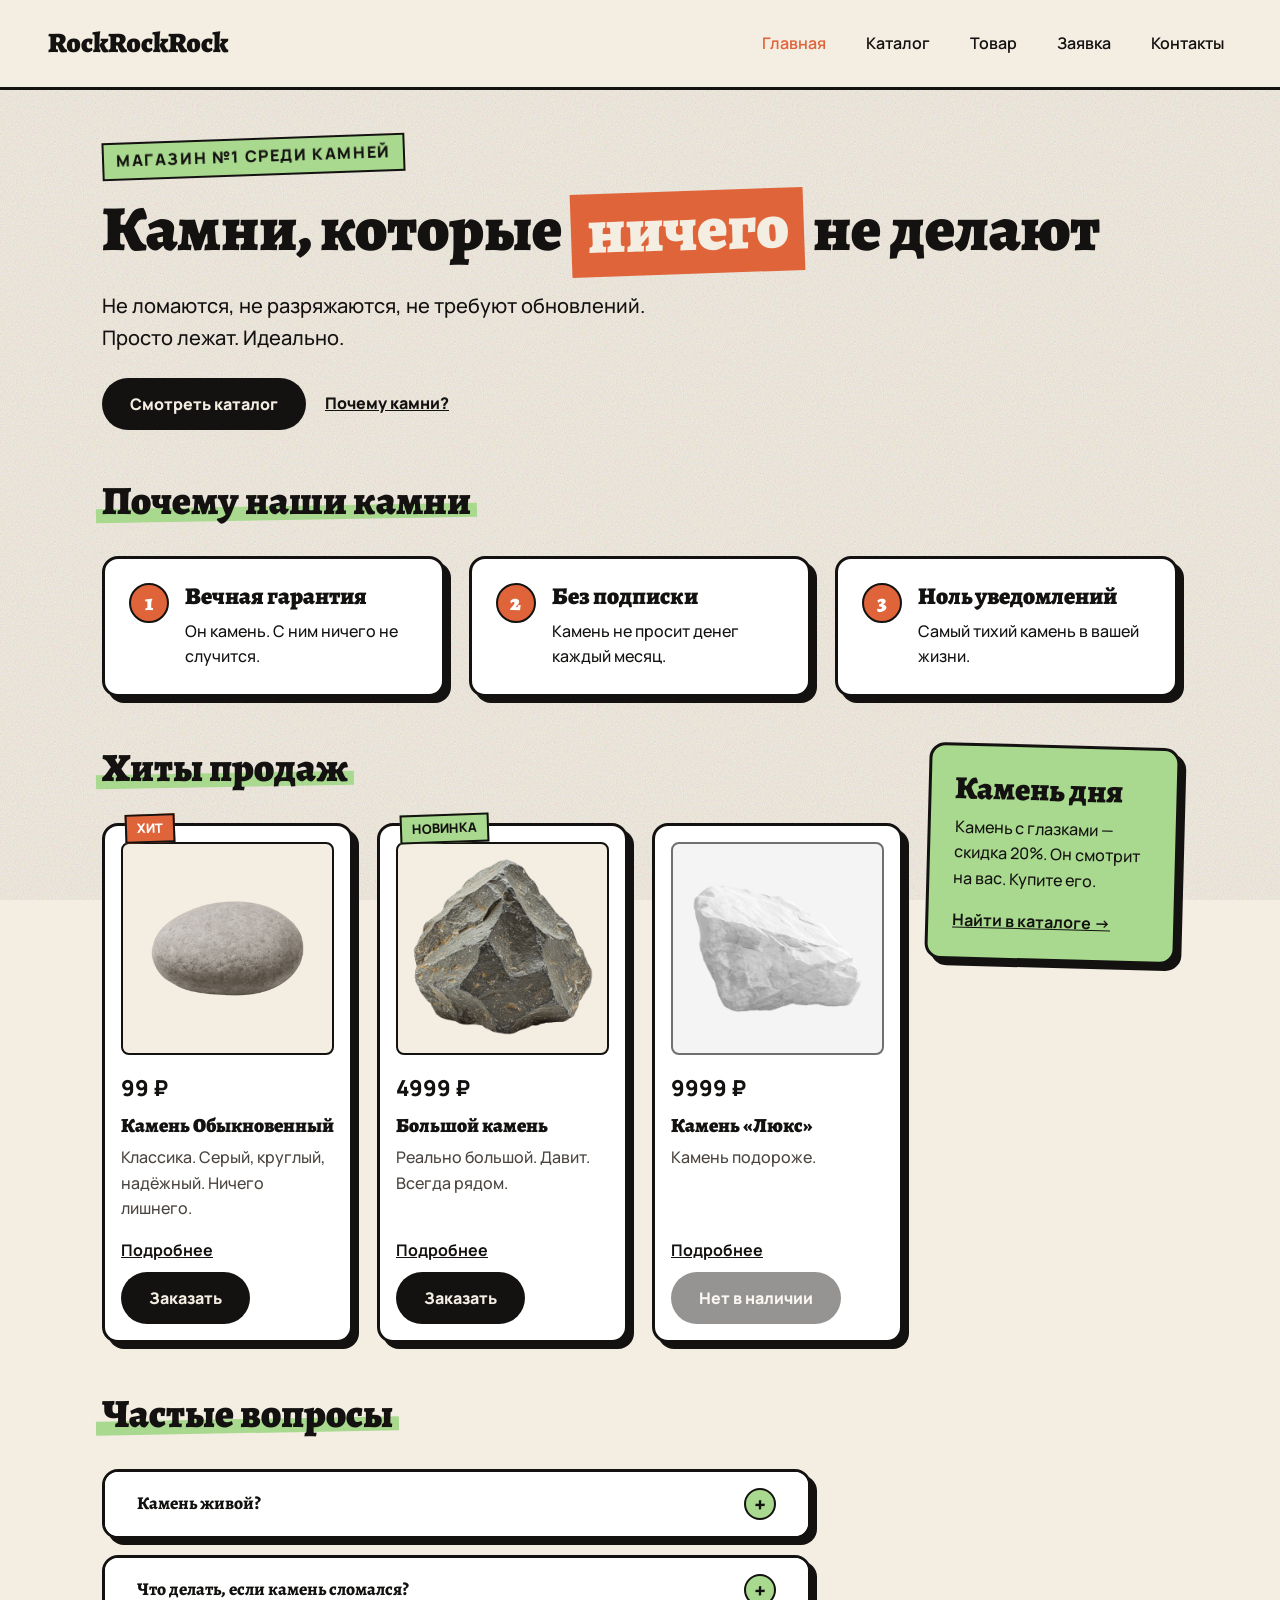
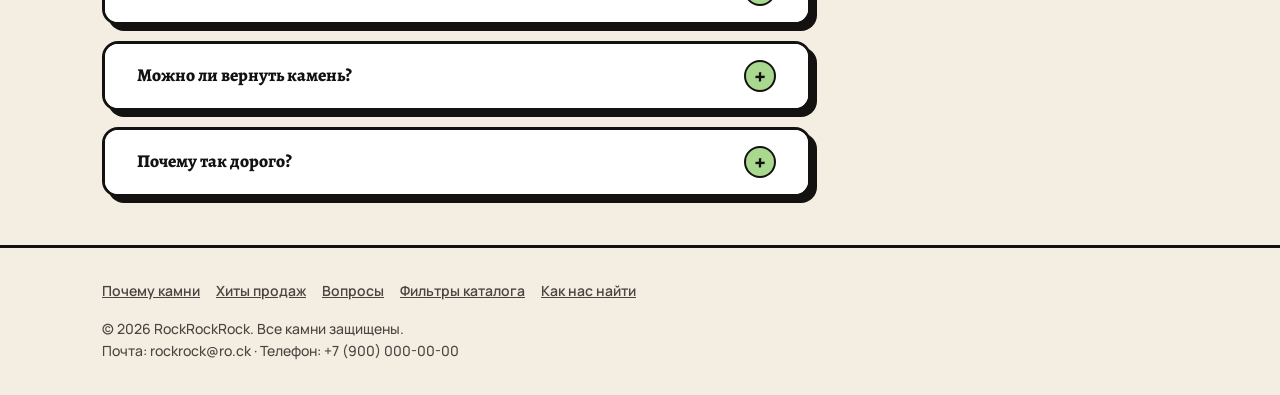
<file: index.html>
<!DOCTYPE html>
<html lang="ru">

<head>
    <meta charset="UTF-8">
    <meta name="viewport" content="width=device-width, initial-scale=1.0">
    <title>RockRockRock - камни, которые ничего не делают</title>
    <meta name="description"
        content="Интернет-магазин камней: офисные, подарочные и премиальные камни. Хиты продаж и доставка.">

    <link rel="preconnect" href="https://fonts.googleapis.com">
    <link rel="preconnect" href="https://fonts.gstatic.com" crossorigin>
    <link
        href="https://fonts.googleapis.com/css2?family=Alegreya:wght@700;900&family=Manrope:wght@400;500;600;800&display=swap"
        rel="stylesheet">

    <!-- Сначала Bootstrap, потом свой CSS!!!!!!!!!!-->
    <link rel="stylesheet" href="vendor/bootstrap/css/bootstrap.min.css">
    <link rel="stylesheet" href="css/custom.css">
</head>

<body>
    <!-- sticky-top — утилита Bootstrap: шапка прилипает к верху при прокрутке -->
    <header class="site-header sticky-top">
        <!-- navbar-expand-lg: от 992px меню в строку, уже — прячется под бургер -->
        <nav class="navbar navbar-expand-lg" aria-label="Основная навигация">
            <div class="container-fluid px-3 px-lg-5">
                <a class="navbar-brand" href="index.html">RockRockRock</a>

                <!-- Бургер: по клику JS Bootstrap показывает/прячет блок #mainNav -->
                <button class="navbar-toggler" type="button" data-bs-toggle="collapse" data-bs-target="#mainNav"
                    aria-controls="mainNav" aria-expanded="false" aria-label="Открыть меню">
                    <span class="navbar-toggler-icon"></span>
                </button>

                <div class="collapse navbar-collapse" id="mainNav">
                    <!-- ms-auto = margin-left: auto, прижимает меню вправо -->
                    <ul class="navbar-nav ms-auto gap-lg-4">
                        <li class="nav-item"><a class="nav-link active" aria-current="page" href="index.html">Главная</a></li>
                        <li class="nav-item"><a class="nav-link" href="catalog.html">Каталог</a></li>
                        <li class="nav-item"><a class="nav-link" href="product.html">Товар</a></li>
                        <li class="nav-item"><a class="nav-link" href="order.html">Заявка</a></li>
                        <li class="nav-item"><a class="nav-link" href="contacts.html">Контакты</a></li>
                    </ul>
                </div>
            </div>
        </nav>
    </header>

    <main class="container">

        <!-- ===== HERO ===== -->
        <section class="hero py-5">
            <p class="hero__label mb-0">Магазин №1 среди камней</p>
            <!-- display-3 — крупный заголовок Bootstrap, сам уменьшается на узких экранах -->
            <h1 class="display-3 my-3">Камни, которые <span class="hero__accent">ничего</span> не&nbsp;делают</h1>
            <p class="hero__text fs-5 mb-4">Не ломаются, не разряжаются, не требуют обновлений. Просто лежат. Идеально.</p>
            <a class="btn btn-primary" href="catalog.html">Смотреть каталог</a>
            <a class="hero__link ms-3" href="#advantages">Почему камни?</a>
        </section>

        <!-- ===== ПРЕИМУЩЕСТВА ===== -->
        <section class="mb-5" id="advantages">
            <h2 class="section-title">Почему наши камни</h2>
            <!-- row — строка сетки, g-4 — промежутки между колонками.
                 col-12 col-lg-4: до 992px каждая карточка на всю ширину, от 992px — три в ряд -->
            <ul class="advantages row g-4 list-unstyled">
                <li class="col-12 col-md-6 col-lg-4">
                    <div class="advantage h-100">
                        <h3 class="advantage__title">Вечная гарантия</h3>
                        <p class="mb-0">Он камень. С ним ничего не случится.</p>
                    </div>
                </li>
                <li class="col-12 col-md-6 col-lg-4">
                    <div class="advantage h-100">
                        <h3 class="advantage__title">Без подписки</h3>
                        <p class="mb-0">Камень не просит денег каждый месяц.</p>
                    </div>
                </li>
                <li class="col-12 col-md-6 col-lg-4">
                    <div class="advantage h-100">
                        <h3 class="advantage__title">Ноль уведомлений</h3>
                        <p class="mb-0">Самый тихий камень в вашей жизни.</p>
                    </div>
                </li>
            </ul>
        </section>

        <!-- ===== ХИТЫ + «КАМЕНЬ ДНЯ» =====
             Внешняя сетка: от 992px хиты занимают 9 из 12, «Камень дня» — 3 из 12 -->
        <div class="row g-4 align-items-start mb-5">
            <section class="col-12 col-lg-9" id="popular">
                <h2 class="section-title">Хиты продаж</h2>

                <!-- Вложенная сетка для карточек: 1 в ряд → 2 (от 576px) → 3 (от 1200px) -->
                <div class="row g-4">
                    <div class="col-12 col-sm-6 col-xl-4">
                        <!-- card — компонент Bootstrap, h-100 — карточки в ряду одной высоты -->
                        <article class="card product-card h-100 p-3">
                            <span class="badge badge--hit product-card__badge">Хит</span>
                            <img class="product-card__image" src="images/rock-1.webp" alt="Камень Обыкновенный"
                                width="300" height="300">
                            <div class="card-body d-flex flex-column p-0 pt-3">
                                <p class="product-card__price mb-0">99 ₽</p>
                                <h3 class="card-title fs-5 my-2">Камень Обыкновенный</h3>
                                <p class="card-text text-body-secondary">Классика. Серый, круглый, надёжный. Ничего лишнего.</p>
                                <!-- mt-auto прижимает кнопки к низу карточки -->
                                <div class="d-flex flex-wrap justify-content-between align-items-center gap-2 mt-auto">
                                    <a class="fw-bold" href="product.html">Подробнее</a>
                                    <!-- data-bs-toggle/target — открыть модалку #orderModal, data-product — какой товар -->
                                    <button class="btn btn-primary" type="button" data-bs-toggle="modal"
                                        data-bs-target="#orderModal" data-product="Камень Обыкновенный">Заказать</button>
                                </div>
                            </div>
                        </article>
                    </div>

                    <div class="col-12 col-sm-6 col-xl-4">
                        <article class="card product-card h-100 p-3">
                            <span class="badge badge--new product-card__badge">Новинка</span>
                            <img class="product-card__image" src="images/rock-2.webp" alt="Большой камень" width="300"
                                height="300">
                            <div class="card-body d-flex flex-column p-0 pt-3">
                                <p class="product-card__price mb-0">4999 ₽</p>
                                <h3 class="card-title fs-5 my-2">Большой камень</h3>
                                <p class="card-text text-body-secondary">Реально большой. Давит. Всегда рядом.</p>
                                <div class="d-flex flex-wrap justify-content-between align-items-center gap-2 mt-auto">
                                    <a class="fw-bold" href="product.html">Подробнее</a>
                                    <button class="btn btn-primary" type="button" data-bs-toggle="modal"
                                        data-bs-target="#orderModal" data-product="Большой камень">Заказать</button>
                                </div>
                            </div>
                        </article>
                    </div>

                    <div class="col-12 col-sm-6 col-xl-4">
                        <article class="card product-card product-card--soldout h-100 p-3">
                            <img class="product-card__image" src="images/rock-3.webp" alt="Камень «Люкс»" width="300"
                                height="300">
                            <div class="card-body d-flex flex-column p-0 pt-3">
                                <p class="product-card__price mb-0">9999 ₽</p>
                                <h3 class="card-title fs-5 my-2">Камень «Люкс»</h3>
                                <p class="card-text text-body-secondary">Камень подороже.</p>
                                <div class="d-flex flex-wrap justify-content-between align-items-center gap-2 mt-auto">
                                    <a class="fw-bold" href="product.html">Подробнее</a>
                                    <button class="btn btn-primary" type="button" disabled>Нет в наличии</button>
                                </div>
                            </div>
                        </article>
                    </div>
                </div>
            </section>

            <aside class="col-12 col-lg-3">
                <div class="promo p-4">
                    <h2 class="fs-2 mb-2">Камень дня</h2>
                    <p class="mb-0">Камень с глазками — скидка 20%. Он смотрит на вас. Купите его.</p>
                    <a class="d-inline-block fw-bold mt-3" href="catalog.html">Найти в каталоге →</a>
                </div>
            </aside>
        </div>

        <!-- ===== FAQ — компонент Accordion ===== -->
        <section class="mb-5" id="faq">
            <h2 class="section-title">Частые вопросы</h2>

            <div class="row">
                <div class="col-12 col-lg-8">
                    <!-- Без data-bs-parent: вопросы раскрываются независимо, как <details> в КР1 -->
                    <div class="accordion faq d-grid gap-3">
                        <div class="accordion-item">
                            <h3 class="accordion-header">
                                <button class="accordion-button collapsed" type="button" data-bs-toggle="collapse"
                                    data-bs-target="#faq-1" aria-expanded="false" aria-controls="faq-1">
                                    Камень живой?
                                </button>
                            </h3>
                            <div class="accordion-collapse collapse" id="faq-1">
                                <div class="accordion-body">Нет. Но он об этом не знает, поэтому не переживает.</div>
                            </div>
                        </div>

                        <div class="accordion-item">
                            <h3 class="accordion-header">
                                <button class="accordion-button collapsed" type="button" data-bs-toggle="collapse"
                                    data-bs-target="#faq-2" aria-expanded="false" aria-controls="faq-2">
                                    Что делать, если камень сломался?
                                </button>
                            </h3>
                            <div class="accordion-collapse collapse" id="faq-2">
                                <div class="accordion-body">Поздравляем: теперь у вас два камня.</div>
                            </div>
                        </div>

                        <div class="accordion-item">
                            <h3 class="accordion-header">
                                <button class="accordion-button collapsed" type="button" data-bs-toggle="collapse"
                                    data-bs-target="#faq-3" aria-expanded="false" aria-controls="faq-3">
                                    Можно ли вернуть камень?
                                </button>
                            </h3>
                            <div class="accordion-collapse collapse" id="faq-3">
                                <div class="accordion-body">Можно в течение 14 дней. Камень при этом не должен быть
                                    использован. Как вы его используете - не наше дело.</div>
                            </div>
                        </div>

                        <div class="accordion-item">
                            <h3 class="accordion-header">
                                <button class="accordion-button collapsed" type="button" data-bs-toggle="collapse"
                                    data-bs-target="#faq-4" aria-expanded="false" aria-controls="faq-4">
                                    Почему так дорого?
                                </button>
                            </h3>
                            <div class="accordion-collapse collapse" id="faq-4">
                                <div class="accordion-body">Каждый камень формировался миллионы лет. Считайте, что вы
                                    платите за выслугу.</div>
                            </div>
                        </div>
                    </div>
                </div>
            </div>
        </section>
    </main>

    <!-- ===== МОДАЛЬНОЕ ОКНО ЗАКАЗА — компонент Modal =====
         fade — плавное появление. Открывается кнопками с data-bs-target="#orderModal" -->
    <div class="modal fade" id="orderModal" tabindex="-1" aria-labelledby="orderModalTitle" aria-hidden="true">
        <div class="modal-dialog modal-dialog-centered modal-dialog-scrollable">
            <div class="modal-content">
                <div class="modal-header">
                    <h2 class="modal-title" id="orderModalTitle">Оформление заявки</h2>
                    <!-- data-bs-dismiss="modal" — Bootstrap закроет окно по клику -->
                    <button class="btn-close" type="button" data-bs-dismiss="modal" aria-label="Закрыть"></button>
                </div>

                <div class="modal-body">
                    <p>Товар: <strong id="order-product-name"></strong></p>

                    <!-- novalidate — отключаем стандартные пузыри браузера, ошибки покажет Bootstrap (.was-validated) -->
                    <form id="order-form" action="#" method="post" novalidate>
                        <input id="selected-product" name="product" type="hidden">

                        <div class="mb-3">
                            <label class="form-label" for="order-name">Имя</label>
                            <input class="form-control" id="order-name" name="name" type="text"
                                placeholder="Как вас зовут?" minlength="2" autocomplete="given-name" required>
                            <div class="invalid-feedback">Введите имя, минимум 2 буквы.</div>
                        </div>

                        <div class="mb-3">
                            <label class="form-label" for="order-email">E-mail</label>
                            <input class="form-control" id="order-email" name="email" type="email"
                                placeholder="example@mail.ru" autocomplete="email" required>
                            <div class="invalid-feedback">Введите корректный e-mail.</div>
                        </div>

                        <div class="mb-3">
                            <label class="form-label" for="order-phone">Телефон</label>
                            <!-- input-group — поле с «приставкой» +7 слева -->
                            <div class="input-group has-validation">
                                <span class="input-group-text">+7</span>
                                <input class="form-control" id="order-phone" name="phone" type="tel" inputmode="tel"
                                    placeholder="(900) 000-00-00" pattern="\(\d{3}\) \d{3}-\d{2}-\d{2}" required>
                                <div class="invalid-feedback">Формат: (900) 000-00-00</div>
                            </div>
                        </div>

                        <div class="mb-3">
                            <label class="form-label" for="order-date">Когда доставить камень</label>
                            <input class="form-control" id="order-date" name="date" type="date">
                        </div>

                        <div class="mb-3">
                            <label class="form-label" for="order-topic">Тема заявки</label>
                            <select class="form-select" id="order-topic" name="topic" required>
                                <option value="">Выберите тему</option>
                                <option value="product">Заказ камня</option>
                                <option value="consultation">Консультация по камням</option>
                                <option value="delivery">Доставка</option>
                            </select>
                            <div class="invalid-feedback">Выберите тему.</div>
                        </div>

                        <div class="mb-3">
                            <label class="form-label" for="order-comment">Комментарий</label>
                            <textarea class="form-control" id="order-comment" name="comment" rows="4"
                                placeholder="Пожелания к камню"></textarea>
                        </div>

                        <div class="form-check mb-4">
                            <input class="form-check-input" id="order-agreement" name="agreement" type="checkbox"
                                required>
                            <label class="form-check-label" for="order-agreement">Я согласен на обработку данных</label>
                            <div class="invalid-feedback">Без согласия не можем принять заявку.</div>
                        </div>

                        <div class="d-flex justify-content-end flex-wrap gap-2">
                            <button class="btn btn-outline-dark" type="button" data-bs-dismiss="modal">Закрыть</button>
                            <button class="btn btn-primary" type="submit">Отправить заявку</button>
                        </div>
                    </form>
                </div>
            </div>
        </div>
    </div>

    <!-- ===== УВЕДОМЛЕНИЕ ОБ ОТПРАВКЕ — компонент Toast =====
         position-fixed bottom-0 end-0 — прибит к правому нижнему углу -->
    <div class="toast-container position-fixed bottom-0 end-0 p-3">
        <div class="toast" id="success-toast" role="status" aria-live="polite" aria-atomic="true">
            <div class="d-flex">
                <div class="toast-body">Форма успешно отправлена! Камень уже собирается в путь.</div>
                <button class="btn-close me-2 m-auto" type="button" data-bs-dismiss="toast" aria-label="Закрыть"></button>
            </div>
        </div>
    </div>

    <footer class="site-footer" id="contacts">
        <div class="container">
            <nav class="mb-3" aria-label="Быстрые ссылки">
                <!-- d-flex flex-wrap gap-3: ссылки в строку с отступами, переносятся на узком экране -->
                <ul class="list-unstyled d-flex flex-wrap gap-3 mb-0">
                    <li><a href="index.html#advantages">Почему камни</a></li>
                    <li><a href="index.html#popular">Хиты продаж</a></li>
                    <li><a href="index.html#faq">Вопросы</a></li>
                    <li><a href="catalog.html#filters">Фильтры каталога</a></li>
                    <li><a href="contacts.html#address">Как нас найти</a></li>
                </ul>
            </nav>
            <p class="mb-0">© 2026 RockRockRock. Все камни защищены.</p>
            <p class="mb-0">Почта: rockrock@ro.ck · Телефон: +7 (900) 000-00-00</p>
        </div>
    </footer>

    <!-- bundle = Bootstrap JS + Popper (нужен для выпадашек и подсказок).
         В конце body, чтобы HTML уже был загружен, когда скрипт начнёт работать -->
    <script src="vendor/bootstrap/js/bootstrap.bundle.min.js"></script>
    <!-- свой JS — после Bootstrap, потому что использует его объекты (bootstrap.Modal, bootstrap.Toast) -->
    <script src="js/main.js"></script>
</body>

</html>
</file>
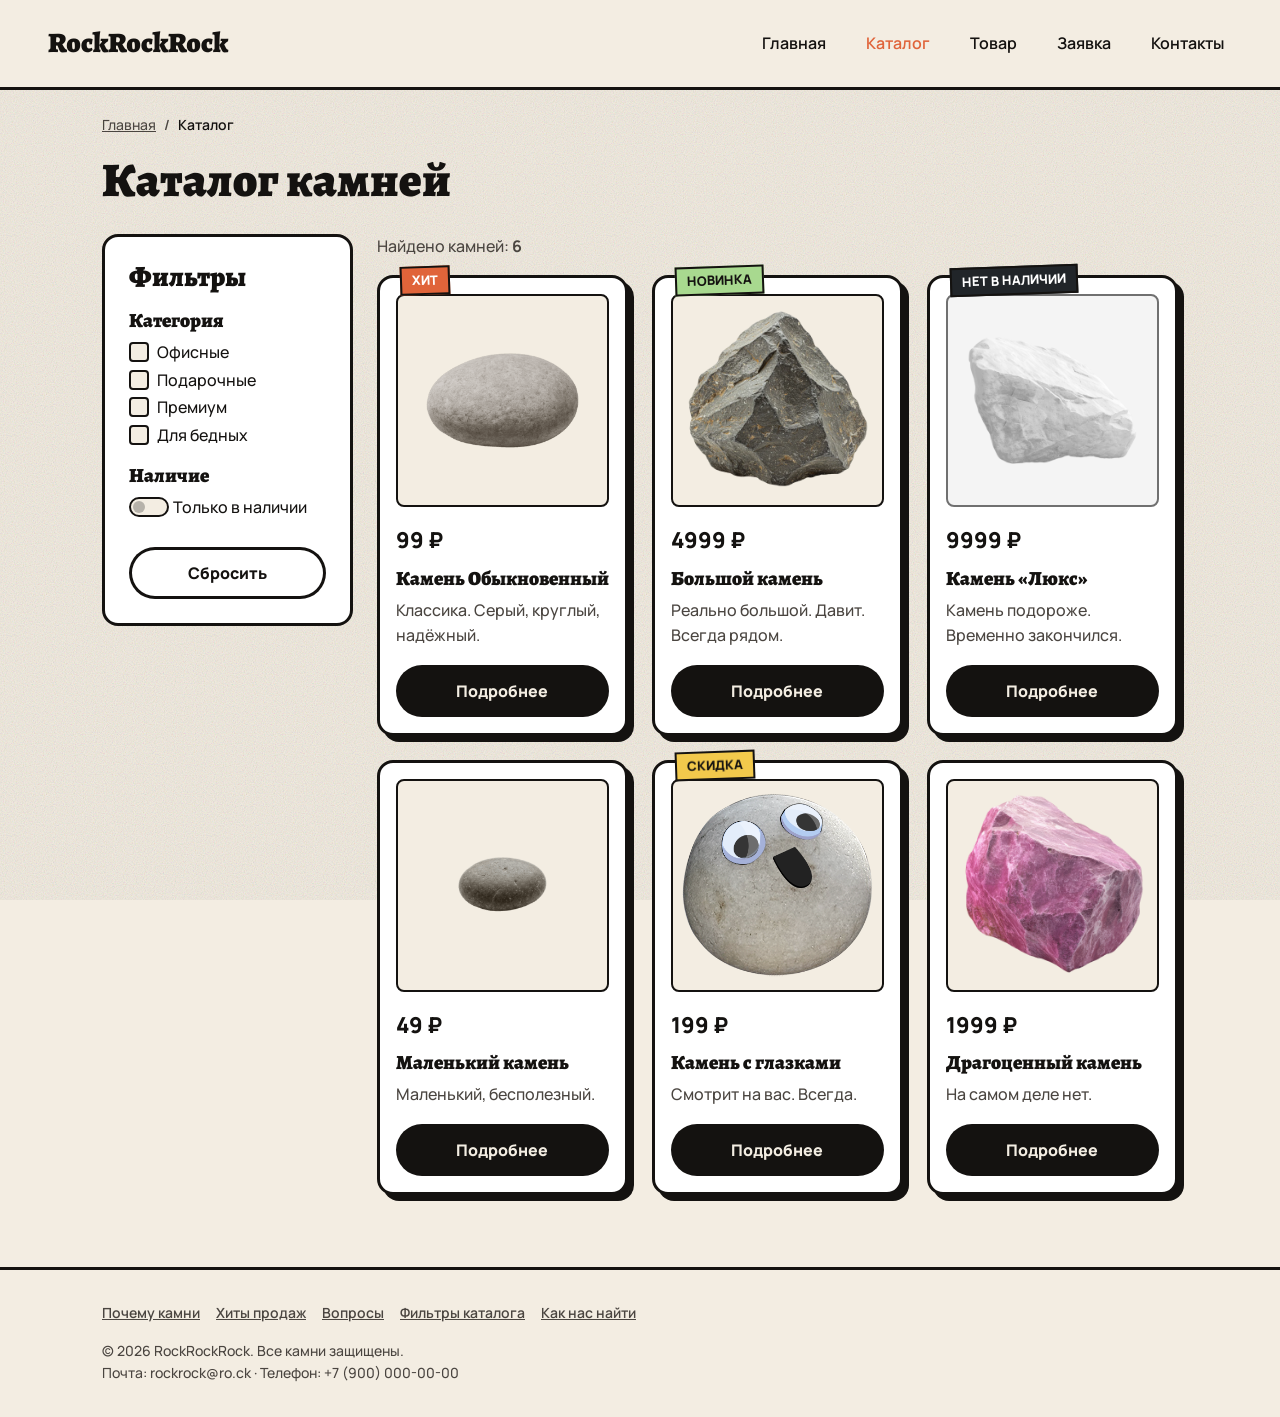
<file: catalog.html>
<!DOCTYPE html>
<html lang="ru">

<head>
    <meta charset="UTF-8">
    <meta name="viewport" content="width=device-width, initial-scale=1.0">
    <title>Каталог камней — RockRockRock</title>
    <meta name="description" content="Каталог камней: офисные, подарочные, премиальные и для бедных. Фильтры по категории и наличию.">

    <link rel="preconnect" href="https://fonts.googleapis.com">
    <link rel="preconnect" href="https://fonts.gstatic.com" crossorigin>
    <link
        href="https://fonts.googleapis.com/css2?family=Alegreya:wght@700;900&family=Manrope:wght@400;500;600;800&display=swap"
        rel="stylesheet">

    <link rel="stylesheet" href="vendor/bootstrap/css/bootstrap.min.css">
    <link rel="stylesheet" href="css/custom.css">
</head>

<body>
    <header class="site-header sticky-top">
        <nav class="navbar navbar-expand-lg" aria-label="Основная навигация">
            <div class="container-fluid px-3 px-lg-5">
                <a class="navbar-brand" href="index.html">RockRockRock</a>

                <button class="navbar-toggler" type="button" data-bs-toggle="collapse" data-bs-target="#mainNav"
                    aria-controls="mainNav" aria-expanded="false" aria-label="Открыть меню">
                    <span class="navbar-toggler-icon"></span>
                </button>

                <div class="collapse navbar-collapse" id="mainNav">
                    <ul class="navbar-nav ms-auto gap-lg-4">
                        <li class="nav-item"><a class="nav-link" href="index.html">Главная</a></li>
                        <li class="nav-item"><a class="nav-link active" aria-current="page" href="catalog.html">Каталог</a></li>
                        <li class="nav-item"><a class="nav-link" href="product.html">Товар</a></li>
                        <li class="nav-item"><a class="nav-link" href="order.html">Заявка</a></li>
                        <li class="nav-item"><a class="nav-link" href="contacts.html">Контакты</a></li>
                    </ul>
                </div>
            </div>
        </nav>
    </header>

    <main class="container py-4">
        <!-- Breadcrumb — компонент Bootstrap, разделитель «/» он ставит сам -->
        <nav aria-label="Хлебные крошки">
            <ol class="breadcrumb">
                <li class="breadcrumb-item"><a href="index.html">Главная</a></li>
                <li class="breadcrumb-item active" aria-current="page">Каталог</li>
            </ol>
        </nav>

        <h1 class="display-5 mb-4">Каталог камней</h1>

        <!-- Сетка: от 992px фильтры слева 3 из 12, товары справа 9 из 12; уже — фильтры над товарами -->
        <div class="row g-4 align-items-start mb-5">

            <!-- ===== ФИЛЬТРЫ ===== -->
            <aside class="col-12 col-lg-3 filters-col" id="filters">
                <!-- Кнопка видна только на телефоне/планшете (d-lg-none) и сворачивает фильтры -->
                <button class="btn btn-outline-dark w-100 d-lg-none mb-3" type="button" data-bs-toggle="collapse"
                    data-bs-target="#filtersBody" aria-expanded="false" aria-controls="filtersBody">
                    Показать фильтры
                </button>

                <!-- collapse — спрятано, d-lg-block — но от 992px всегда показано -->
                <div class="collapse d-lg-block" id="filtersBody">
                    <form class="filters p-4" id="filters-form">
                        <h2 class="fs-3 mb-3">Фильтры</h2>

                        <h3 class="fs-5 mb-2">Категория</h3>
                        <div class="form-check">
                            <input class="form-check-input" id="cat-office" type="checkbox" name="category" value="office">
                            <label class="form-check-label" for="cat-office">Офисные</label>
                        </div>
                        <div class="form-check">
                            <input class="form-check-input" id="cat-gift" type="checkbox" name="category" value="gift">
                            <label class="form-check-label" for="cat-gift">Подарочные</label>
                        </div>
                        <div class="form-check">
                            <input class="form-check-input" id="cat-premium" type="checkbox" name="category" value="premium">
                            <label class="form-check-label" for="cat-premium">Премиум</label>
                        </div>
                        <div class="form-check">
                            <input class="form-check-input" id="cat-budget" type="checkbox" name="category" value="budget">
                            <label class="form-check-label" for="cat-budget">Для бедных</label>
                        </div>

                        <h3 class="fs-5 mt-3 mb-2">Наличие</h3>
                        <!-- form-switch — тот же чекбокс, но в виде переключателя -->
                        <div class="form-check form-switch">
                            <input class="form-check-input" id="in-stock" type="checkbox" name="stock" value="yes" role="switch">
                            <label class="form-check-label" for="in-stock">Только в наличии</label>
                        </div>

                        <button class="btn btn-outline-dark w-100 mt-4" type="reset">Сбросить</button>
                    </form>
                </div>
            </aside>

            <!-- ===== ТОВАРЫ ===== -->
            <section class="col-12 col-lg-9" aria-label="Список товаров">
                <p class="text-body-secondary mb-3">Найдено камней: <strong id="products-count">6</strong></p>

                <!-- Alert — компонент Bootstrap. d-none — спрятан, JS покажет, если ничего не нашлось -->
                <div class="alert alert-warning d-none" id="products-empty" role="status">
                    Таких камней нет. Попробуйте убрать часть фильтров.
                </div>

                <!-- Карточки: 1 в ряд → 2 (от 576px) → 3 (от 1200px).
                     data-category и data-stock — метки для фильтра в JS -->
                <div class="row g-4">
                    <div class="col-12 col-sm-6 col-xl-4" data-category="office budget" data-stock="yes">
                        <article class="card product-card h-100 p-3">
                            <span class="badge badge--hit product-card__badge">Хит</span>
                            <img class="product-card__image" src="images/rock-1.webp" alt="Камень Обыкновенный"
                                width="300" height="300">
                            <div class="card-body d-flex flex-column p-0 pt-3">
                                <p class="product-card__price mb-0">99 ₽</p>
                                <h3 class="card-title fs-5 my-2">Камень Обыкновенный</h3>
                                <p class="card-text text-body-secondary">Классика. Серый, круглый, надёжный.</p>
                                <a class="btn btn-primary mt-auto" href="product.html">Подробнее</a>
                            </div>
                        </article>
                    </div>

                    <div class="col-12 col-sm-6 col-xl-4" data-category="office" data-stock="yes">
                        <article class="card product-card h-100 p-3">
                            <span class="badge badge--new product-card__badge">Новинка</span>
                            <img class="product-card__image" src="images/rock-2.webp" alt="Большой камень" width="300"
                                height="300">
                            <div class="card-body d-flex flex-column p-0 pt-3">
                                <p class="product-card__price mb-0">4999 ₽</p>
                                <h3 class="card-title fs-5 my-2">Большой камень</h3>
                                <p class="card-text text-body-secondary">Реально большой. Давит. Всегда рядом.</p>
                                <a class="btn btn-primary mt-auto" href="product.html">Подробнее</a>
                            </div>
                        </article>
                    </div>

                    <div class="col-12 col-sm-6 col-xl-4" data-category="premium gift" data-stock="no">
                        <article class="card product-card product-card--soldout h-100 p-3">
                            <span class="badge bg-dark text-white product-card__badge">Нет в наличии</span>
                            <img class="product-card__image" src="images/rock-3.webp" alt="Камень «Люкс»" width="300"
                                height="300">
                            <div class="card-body d-flex flex-column p-0 pt-3">
                                <p class="product-card__price mb-0">9999 ₽</p>
                                <h3 class="card-title fs-5 my-2">Камень «Люкс»</h3>
                                <p class="card-text text-body-secondary">Камень подороже. Временно закончился.</p>
                                <a class="btn btn-primary mt-auto" href="product.html">Подробнее</a>
                            </div>
                        </article>
                    </div>

                    <div class="col-12 col-sm-6 col-xl-4" data-category="budget" data-stock="yes">
                        <article class="card product-card h-100 p-3">
                            <img class="product-card__image" src="images/rock-4.webp" alt="Маленький камень" width="300"
                                height="300">
                            <div class="card-body d-flex flex-column p-0 pt-3">
                                <p class="product-card__price mb-0">49 ₽</p>
                                <h3 class="card-title fs-5 my-2">Маленький камень</h3>
                                <p class="card-text text-body-secondary">Маленький, бесполезный.</p>
                                <a class="btn btn-primary mt-auto" href="product.html">Подробнее</a>
                            </div>
                        </article>
                    </div>

                    <div class="col-12 col-sm-6 col-xl-4" data-category="gift" data-stock="yes">
                        <article class="card product-card h-100 p-3">
                            <span class="badge badge--sale product-card__badge">Скидка</span>
                            <img class="product-card__image" src="images/rock-5.webp" alt="Камень с глазками" width="300"
                                height="300">
                            <div class="card-body d-flex flex-column p-0 pt-3">
                                <p class="product-card__price mb-0">199 ₽</p>
                                <h3 class="card-title fs-5 my-2">Камень с глазками</h3>
                                <p class="card-text text-body-secondary">Смотрит на вас. Всегда.</p>
                                <a class="btn btn-primary mt-auto" href="product.html">Подробнее</a>
                            </div>
                        </article>
                    </div>

                    <div class="col-12 col-sm-6 col-xl-4" data-category="premium gift" data-stock="yes">
                        <article class="card product-card h-100 p-3">
                            <img class="product-card__image" src="images/rock-6.webp" alt="Драгоценный камень"
                                width="300" height="300">
                            <div class="card-body d-flex flex-column p-0 pt-3">
                                <p class="product-card__price mb-0">1999 ₽</p>
                                <h3 class="card-title fs-5 my-2">Драгоценный камень</h3>
                                <p class="card-text text-body-secondary">На самом деле нет.</p>
                                <a class="btn btn-primary mt-auto" href="product.html">Подробнее</a>
                            </div>
                        </article>
                    </div>
                </div>
            </section>
        </div>
    </main>

    <footer class="site-footer">
        <div class="container">
            <nav class="mb-3" aria-label="Быстрые ссылки">
                <ul class="list-unstyled d-flex flex-wrap gap-3 mb-0">
                    <li><a href="index.html#advantages">Почему камни</a></li>
                    <li><a href="index.html#popular">Хиты продаж</a></li>
                    <li><a href="index.html#faq">Вопросы</a></li>
                    <li><a href="catalog.html#filters">Фильтры каталога</a></li>
                    <li><a href="contacts.html#address">Как нас найти</a></li>
                </ul>
            </nav>
            <p class="mb-0">© 2026 RockRockRock. Все камни защищены.</p>
            <p class="mb-0">Почта: rockrock@ro.ck · Телефон: +7 (900) 000-00-00</p>
        </div>
    </footer>

    <script src="vendor/bootstrap/js/bootstrap.bundle.min.js"></script>
    <script src="js/main.js"></script>
</body>

</html>
</file>
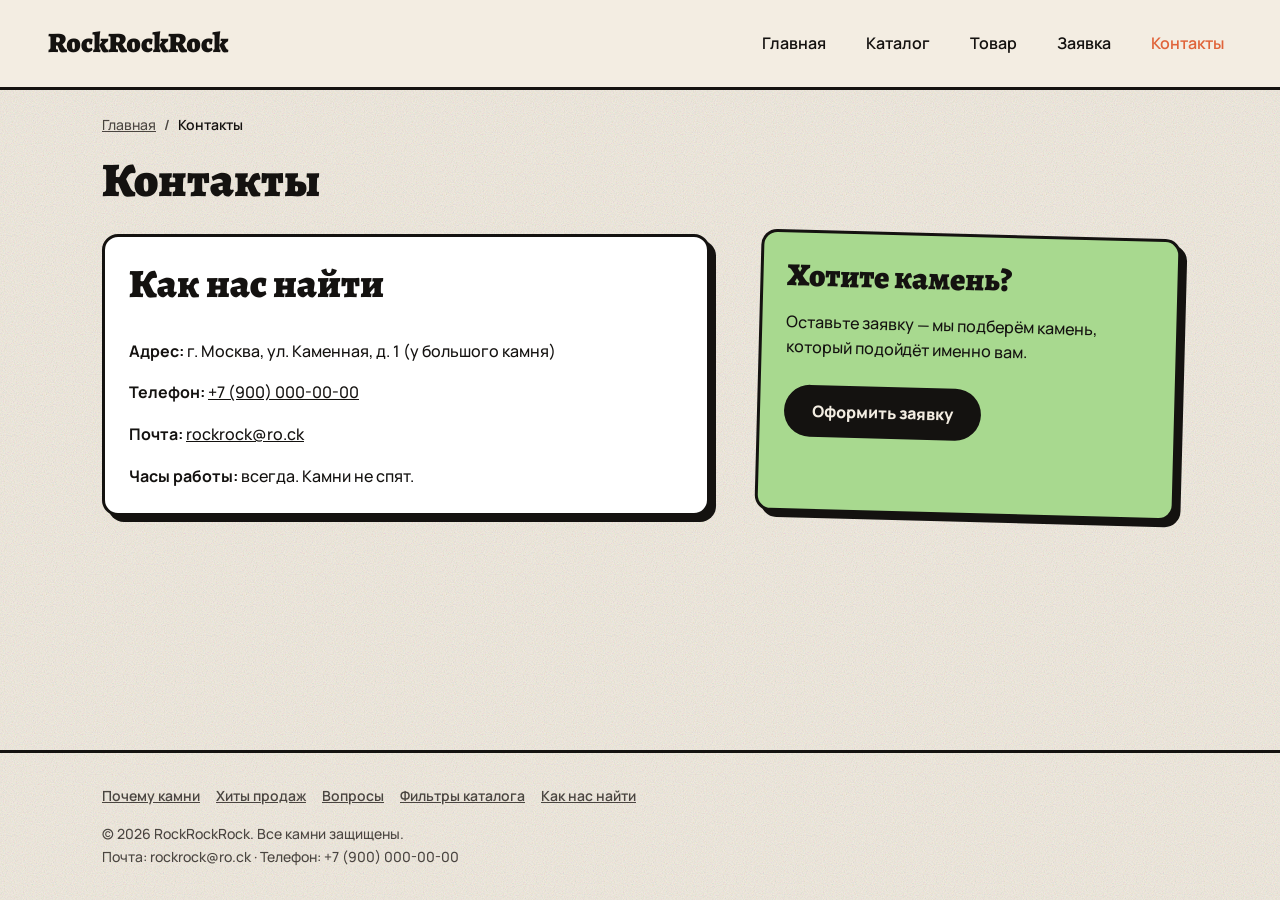
<file: contacts.html>
<!DOCTYPE html>
<html lang="ru">

<head>
    <meta charset="UTF-8">
    <meta name="viewport" content="width=device-width, initial-scale=1.0">
    <title>Контакты — RockRockRock</title>
    <meta name="description" content="Контакты магазина камней RockRockRock: адрес, телефон, почта и часы работы.">

    <link rel="preconnect" href="https://fonts.googleapis.com">
    <link rel="preconnect" href="https://fonts.gstatic.com" crossorigin>
    <link
        href="https://fonts.googleapis.com/css2?family=Alegreya:wght@700;900&family=Manrope:wght@400;500;600;800&display=swap"
        rel="stylesheet">

    <link rel="stylesheet" href="vendor/bootstrap/css/bootstrap.min.css">
    <link rel="stylesheet" href="css/custom.css">
</head>

<body>
    <header class="site-header sticky-top">
        <nav class="navbar navbar-expand-lg" aria-label="Основная навигация">
            <div class="container-fluid px-3 px-lg-5">
                <a class="navbar-brand" href="index.html">RockRockRock</a>

                <button class="navbar-toggler" type="button" data-bs-toggle="collapse" data-bs-target="#mainNav"
                    aria-controls="mainNav" aria-expanded="false" aria-label="Открыть меню">
                    <span class="navbar-toggler-icon"></span>
                </button>

                <div class="collapse navbar-collapse" id="mainNav">
                    <ul class="navbar-nav ms-auto gap-lg-4">
                        <li class="nav-item"><a class="nav-link" href="index.html">Главная</a></li>
                        <li class="nav-item"><a class="nav-link" href="catalog.html">Каталог</a></li>
                        <li class="nav-item"><a class="nav-link" href="product.html">Товар</a></li>
                        <li class="nav-item"><a class="nav-link" href="order.html">Заявка</a></li>
                        <li class="nav-item"><a class="nav-link active" aria-current="page" href="contacts.html">Контакты</a></li>
                    </ul>
                </div>
            </div>
        </nav>
    </header>

    <main class="container py-4">
        <nav aria-label="Хлебные крошки">
            <ol class="breadcrumb">
                <li class="breadcrumb-item"><a href="index.html">Главная</a></li>
                <li class="breadcrumb-item active" aria-current="page">Контакты</li>
            </ol>
        </nav>

        <h1 class="display-5 mb-4">Контакты</h1>

        <!-- Сетка: от 992px адрес 7 из 12, призыв к заявке 5 из 12.
             align-items-stretch (по умолчанию) + h-100 внутри — обе карточки одной высоты -->
        <div class="row g-5 mb-5">
            <section class="col-12 col-lg-7" id="address">
                <div class="paper-card h-100 p-4">
                    <h2 class="section-title">Как нас найти</h2>
                    <address class="mb-0">
                        <p><b>Адрес:</b> г. Москва, ул. Каменная, д. 1 (у большого камня)</p>
                        <p><b>Телефон:</b> <a href="tel:+79000000000">+7 (900) 000-00-00</a></p>
                        <p><b>Почта:</b> <a href="mailto:rockrock@ro.ck">rockrock@ro.ck</a></p>
                        <p class="mb-0"><b>Часы работы:</b> всегда. Камни не спят.</p>
                    </address>
                </div>
            </section>

            <section class="col-12 col-lg-5">
                <div class="promo h-100 p-4">
                    <h2 class="fs-2 mb-3">Хотите камень?</h2>
                    <p class="mb-4">Оставьте заявку — мы подберём камень, который подойдёт именно вам.</p>
                    <a class="btn btn-primary" href="order.html">Оформить заявку</a>
                </div>
            </section>
        </div>
    </main>

    <footer class="site-footer">
        <div class="container">
            <nav class="mb-3" aria-label="Быстрые ссылки">
                <ul class="list-unstyled d-flex flex-wrap gap-3 mb-0">
                    <li><a href="index.html#advantages">Почему камни</a></li>
                    <li><a href="index.html#popular">Хиты продаж</a></li>
                    <li><a href="index.html#faq">Вопросы</a></li>
                    <li><a href="catalog.html#filters">Фильтры каталога</a></li>
                    <li><a href="contacts.html#address">Как нас найти</a></li>
                </ul>
            </nav>
            <p class="mb-0">© 2026 RockRockRock. Все камни защищены.</p>
            <p class="mb-0">Почта: rockrock@ro.ck · Телефон: +7 (900) 000-00-00</p>
        </div>
    </footer>

    <script src="vendor/bootstrap/js/bootstrap.bundle.min.js"></script>
    <script src="js/main.js"></script>
</body>

</html>
</file>
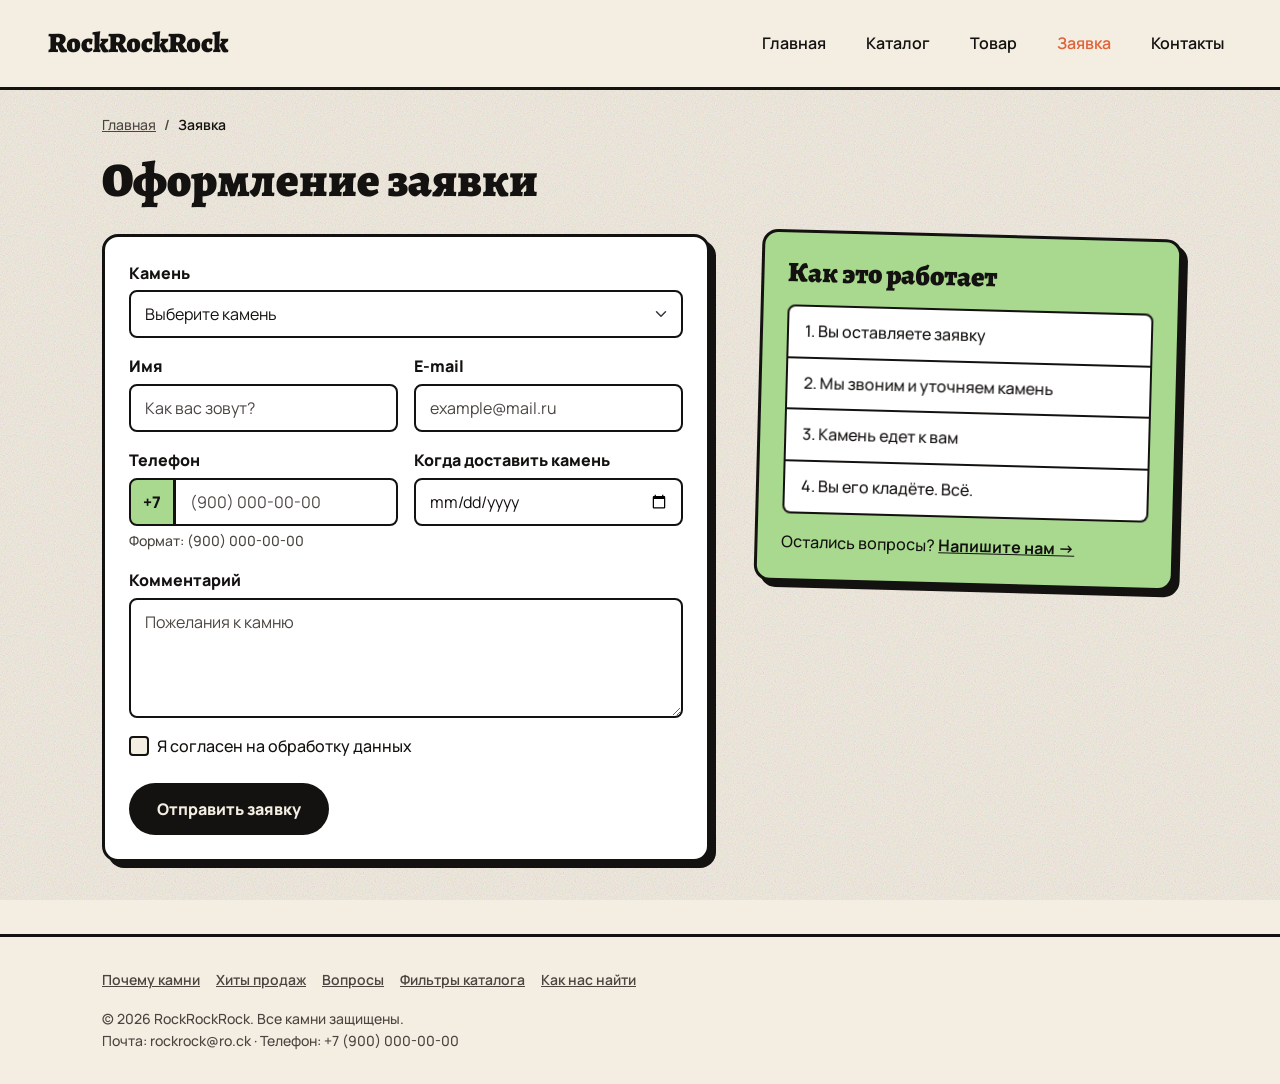
<file: order.html>
<!DOCTYPE html>
<html lang="ru">

<head>
    <meta charset="UTF-8">
    <meta name="viewport" content="width=device-width, initial-scale=1.0">
    <title>Оформление заявки — RockRockRock</title>
    <meta name="description" content="Оформите заявку на камень: выберите камень, оставьте контакты, и мы доставим.">

    <link rel="preconnect" href="https://fonts.googleapis.com">
    <link rel="preconnect" href="https://fonts.gstatic.com" crossorigin>
    <link
        href="https://fonts.googleapis.com/css2?family=Alegreya:wght@700;900&family=Manrope:wght@400;500;600;800&display=swap"
        rel="stylesheet">

    <link rel="stylesheet" href="vendor/bootstrap/css/bootstrap.min.css">
    <link rel="stylesheet" href="css/custom.css">
</head>

<body>
    <header class="site-header sticky-top">
        <nav class="navbar navbar-expand-lg" aria-label="Основная навигация">
            <div class="container-fluid px-3 px-lg-5">
                <a class="navbar-brand" href="index.html">RockRockRock</a>

                <button class="navbar-toggler" type="button" data-bs-toggle="collapse" data-bs-target="#mainNav"
                    aria-controls="mainNav" aria-expanded="false" aria-label="Открыть меню">
                    <span class="navbar-toggler-icon"></span>
                </button>

                <div class="collapse navbar-collapse" id="mainNav">
                    <ul class="navbar-nav ms-auto gap-lg-4">
                        <li class="nav-item"><a class="nav-link" href="index.html">Главная</a></li>
                        <li class="nav-item"><a class="nav-link" href="catalog.html">Каталог</a></li>
                        <li class="nav-item"><a class="nav-link" href="product.html">Товар</a></li>
                        <li class="nav-item"><a class="nav-link active" aria-current="page" href="order.html">Заявка</a></li>
                        <li class="nav-item"><a class="nav-link" href="contacts.html">Контакты</a></li>
                    </ul>
                </div>
            </div>
        </nav>
    </header>

    <main class="container py-4">
        <nav aria-label="Хлебные крошки">
            <ol class="breadcrumb">
                <li class="breadcrumb-item"><a href="index.html">Главная</a></li>
                <li class="breadcrumb-item active" aria-current="page">Заявка</li>
            </ol>
        </nav>

        <h1 class="display-5 mb-4">Оформление заявки</h1>

        <!-- Сетка: от 992px форма 7 из 12, подсказка справа 5 из 12 -->
        <div class="row g-5 mb-5">
            <section class="col-12 col-lg-7">
                <!-- Alert — компонент Bootstrap. d-none — спрятан, JS покажет после отправки.
                     alert-dismissible + btn-close с data-bs-dismiss="alert" — можно закрыть крестиком -->
                <div class="alert alert-success alert-dismissible d-none" id="order-success" role="status">
                    Заявка отправлена! Камень уже собирается в путь.
                    <button class="btn-close" type="button" aria-label="Закрыть"></button>
                </div>

                <!-- novalidate — ошибки покажет Bootstrap (.was-validated), а не стандартные пузыри браузера -->
                <form class="paper-card p-4" id="order-form" action="#" method="post" novalidate>
                    <div class="mb-3">
                        <label class="form-label" for="order-product">Камень</label>
                        <!-- form-select — выпадающий список в стиле Bootstrap -->
                        <select class="form-select" id="order-product" name="product" required>
                            <option value="">Выберите камень</option>
                            <option value="ordinary">Камень Обыкновенный — 99 ₽</option>
                            <option value="big">Большой камень — 4999 ₽</option>
                            <option value="lux" disabled>Камень «Люкс» — нет в наличии</option>
                            <option value="small">Маленький камень — 49 ₽</option>
                            <option value="eyes">Камень с глазками — 199 ₽</option>
                            <option value="precious">Драгоценный камень — 1999 ₽</option>
                        </select>
                        <div class="invalid-feedback">Выберите камень.</div>
                    </div>

                    <!-- Имя и e-mail: от 768px в две колонки, уже — друг под другом -->
                    <div class="row g-3 mb-3">
                        <div class="col-12 col-md-6">
                            <label class="form-label" for="order-name">Имя</label>
                            <input class="form-control" id="order-name" name="name" type="text"
                                placeholder="Как вас зовут?" minlength="2" autocomplete="given-name" required>
                            <div class="invalid-feedback">Введите имя, минимум 2 буквы.</div>
                        </div>
                        <div class="col-12 col-md-6">
                            <label class="form-label" for="order-email">E-mail</label>
                            <input class="form-control" id="order-email" name="email" type="email"
                                placeholder="example@mail.ru" autocomplete="email" required>
                            <div class="invalid-feedback">Введите корректный e-mail.</div>
                        </div>
                    </div>

                    <div class="row g-3 mb-3">
                        <div class="col-12 col-md-6">
                            <label class="form-label" for="order-phone">Телефон</label>
                            <!-- input-group — поле с «приставкой» +7 слева -->
                            <div class="input-group has-validation">
                                <span class="input-group-text">+7</span>
                                <input class="form-control" id="order-phone" name="phone" type="tel" inputmode="tel"
                                    placeholder="(900) 000-00-00" pattern="\(\d{3}\) \d{3}-\d{2}-\d{2}"
                                    aria-describedby="order-phone-hint" required>
                                <div class="invalid-feedback">Формат: (900) 000-00-00</div>
                            </div>
                            <!-- form-text — серая подсказка под полем -->
                            <div class="form-text" id="order-phone-hint">Формат: (900) 000-00-00</div>
                        </div>
                        <div class="col-12 col-md-6">
                            <label class="form-label" for="order-date">Когда доставить камень</label>
                            <input class="form-control" id="order-date" name="date" type="date">
                        </div>
                    </div>

                    <div class="mb-3">
                        <label class="form-label" for="order-comment">Комментарий</label>
                        <textarea class="form-control" id="order-comment" name="comment" rows="4"
                            placeholder="Пожелания к камню"></textarea>
                    </div>

                    <div class="form-check mb-4">
                        <input class="form-check-input" id="order-agreement" name="agreement" type="checkbox" required>
                        <label class="form-check-label" for="order-agreement">Я согласен на обработку данных</label>
                        <div class="invalid-feedback">Без согласия не можем принять заявку.</div>
                    </div>

                    <button class="btn btn-primary" type="submit">Отправить заявку</button>
                </form>
            </section>

            <aside class="col-12 col-lg-5">
                <div class="promo p-4">
                    <h2 class="fs-3 mb-3">Как это работает</h2>
                    <!-- list-group-numbered — нумерованный список-плашки -->
                    <ol class="list-group list-group-numbered mb-3">
                        <li class="list-group-item">Вы оставляете заявку</li>
                        <li class="list-group-item">Мы звоним и уточняем камень</li>
                        <li class="list-group-item">Камень едет к вам</li>
                        <li class="list-group-item">Вы его кладёте. Всё.</li>
                    </ol>
                    <p class="mb-0">Остались вопросы? <a class="fw-bold" href="contacts.html">Напишите нам →</a></p>
                </div>
            </aside>
        </div>
    </main>

    <footer class="site-footer">
        <div class="container">
            <nav class="mb-3" aria-label="Быстрые ссылки">
                <ul class="list-unstyled d-flex flex-wrap gap-3 mb-0">
                    <li><a href="index.html#advantages">Почему камни</a></li>
                    <li><a href="index.html#popular">Хиты продаж</a></li>
                    <li><a href="index.html#faq">Вопросы</a></li>
                    <li><a href="catalog.html#filters">Фильтры каталога</a></li>
                    <li><a href="contacts.html#address">Как нас найти</a></li>
                </ul>
            </nav>
            <p class="mb-0">© 2026 RockRockRock. Все камни защищены.</p>
            <p class="mb-0">Почта: rockrock@ro.ck · Телефон: +7 (900) 000-00-00</p>
        </div>
    </footer>

    <script src="vendor/bootstrap/js/bootstrap.bundle.min.js"></script>
    <script src="js/main.js"></script>
</body>

</html>
</file>
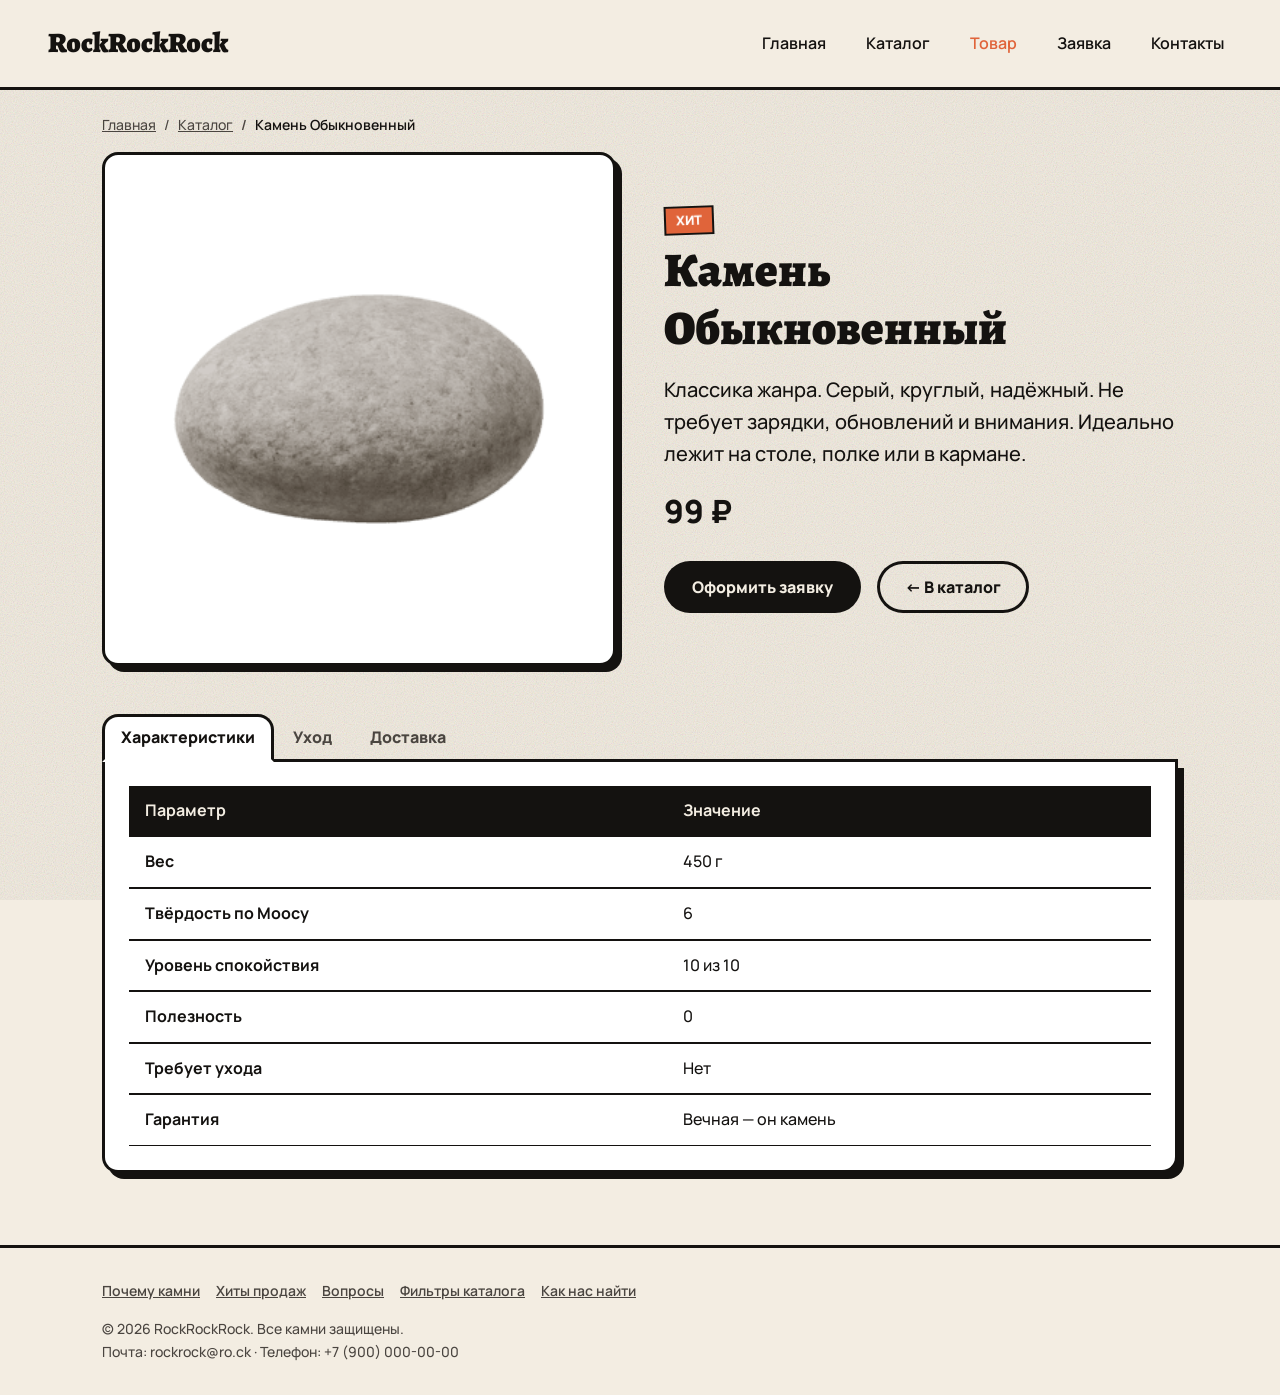
<file: product.html>
<!DOCTYPE html>
<html lang="ru">

<head>
    <meta charset="UTF-8">
    <meta name="viewport" content="width=device-width, initial-scale=1.0">
    <title>Камень Обыкновенный — RockRockRock</title>
    <meta name="description" content="Камень Обыкновенный: серый, круглый, надёжный. Характеристики, уход и доставка.">

    <link rel="preconnect" href="https://fonts.googleapis.com">
    <link rel="preconnect" href="https://fonts.gstatic.com" crossorigin>
    <link
        href="https://fonts.googleapis.com/css2?family=Alegreya:wght@700;900&family=Manrope:wght@400;500;600;800&display=swap"
        rel="stylesheet">

    <link rel="stylesheet" href="vendor/bootstrap/css/bootstrap.min.css">
    <link rel="stylesheet" href="css/custom.css">
</head>

<body>
    <header class="site-header sticky-top">
        <nav class="navbar navbar-expand-lg" aria-label="Основная навигация">
            <div class="container-fluid px-3 px-lg-5">
                <a class="navbar-brand" href="index.html">RockRockRock</a>

                <button class="navbar-toggler" type="button" data-bs-toggle="collapse" data-bs-target="#mainNav"
                    aria-controls="mainNav" aria-expanded="false" aria-label="Открыть меню">
                    <span class="navbar-toggler-icon"></span>
                </button>

                <div class="collapse navbar-collapse" id="mainNav">
                    <ul class="navbar-nav ms-auto gap-lg-4">
                        <li class="nav-item"><a class="nav-link" href="index.html">Главная</a></li>
                        <li class="nav-item"><a class="nav-link" href="catalog.html">Каталог</a></li>
                        <li class="nav-item"><a class="nav-link active" aria-current="page" href="product.html">Товар</a></li>
                        <li class="nav-item"><a class="nav-link" href="order.html">Заявка</a></li>
                        <li class="nav-item"><a class="nav-link" href="contacts.html">Контакты</a></li>
                    </ul>
                </div>
            </div>
        </nav>
    </header>

    <main class="container py-4">
        <nav aria-label="Хлебные крошки">
            <ol class="breadcrumb">
                <li class="breadcrumb-item"><a href="index.html">Главная</a></li>
                <li class="breadcrumb-item"><a href="catalog.html">Каталог</a></li>
                <li class="breadcrumb-item active" aria-current="page">Камень Обыкновенный</li>
            </ol>
        </nav>

        <!-- ===== ТОВАР =====
             Две колонки по 6 из 12 от 992px: слева фото, справа описание. Уже — друг под другом.
             g-5 — промежуток побольше, align-items-center — по вертикали по центру -->
        <article class="row g-5 align-items-center mb-5">
            <div class="col-12 col-lg-6">
                <!-- img-fluid — утилита Bootstrap: картинка не шире своей колонки -->
                <img class="product-photo img-fluid" src="images/rock-1.webp"
                    alt="Серый круглый камень на светлом фоне" width="480" height="480">
            </div>

            <div class="col-12 col-lg-6">
                <span class="badge badge--hit">Хит</span>
                <h1 class="display-5 mt-2 mb-3">Камень Обыкновенный</h1>
                <p class="fs-5">Классика жанра. Серый, круглый, надёжный. Не требует зарядки, обновлений и внимания.
                    Идеально лежит на столе, полке или в кармане.</p>
                <p class="product-price mb-4">99 ₽</p>

                <!-- d-flex flex-wrap gap-3 — кнопки в строку, на узком экране переносятся -->
                <div class="d-flex flex-wrap gap-3">
                    <a class="btn btn-primary" href="order.html">Оформить заявку</a>
                    <a class="btn btn-outline-dark" href="catalog.html">← В каталог</a>
                </div>
            </div>
        </article>

        <!-- ===== ВКЛАДКИ — компонент Tabs =====
             Кнопка с data-bs-toggle="tab" показывает блок из data-bs-target, остальные прячет -->
        <section class="mb-5" aria-label="Подробности о товаре">
            <ul class="nav nav-tabs" id="productTabs" role="tablist">
                <li class="nav-item" role="presentation">
                    <button class="nav-link active" id="specs-tab" type="button" role="tab" data-bs-toggle="tab"
                        data-bs-target="#specs-pane" aria-controls="specs-pane" aria-selected="true">Характеристики</button>
                </li>
                <li class="nav-item" role="presentation">
                    <button class="nav-link" id="care-tab" type="button" role="tab" data-bs-toggle="tab"
                        data-bs-target="#care-pane" aria-controls="care-pane" aria-selected="false">Уход</button>
                </li>
                <li class="nav-item" role="presentation">
                    <button class="nav-link" id="delivery-tab" type="button" role="tab" data-bs-toggle="tab"
                        data-bs-target="#delivery-pane" aria-controls="delivery-pane" aria-selected="false">Доставка</button>
                </li>
            </ul>

            <div class="tab-content">
                <!-- show active — эта вкладка открыта сразу; fade — плавное переключение -->
                <div class="tab-pane fade show active" id="specs-pane" role="tabpanel" aria-labelledby="specs-tab"
                    tabindex="0">
                    <!-- table-responsive — на узком экране таблица прокручивается вбок, а не ломает страницу -->
                    <div class="table-responsive">
                        <!-- table — базовый вид таблицы Bootstrap, table-hover — подсветка строки под курсором -->
                        <table class="table table-hover mb-0">
                            <caption class="visually-hidden">Характеристики камня</caption>
                            <thead class="table-dark">
                                <tr>
                                    <th scope="col">Параметр</th>
                                    <th scope="col">Значение</th>
                                </tr>
                            </thead>
                            <tbody>
                                <tr>
                                    <th scope="row">Вес</th>
                                    <td>450 г</td>
                                </tr>
                                <tr>
                                    <th scope="row">Твёрдость по Моосу</th>
                                    <td>6</td>
                                </tr>
                                <tr>
                                    <th scope="row">Уровень спокойствия</th>
                                    <td>10 из 10</td>
                                </tr>
                                <tr>
                                    <th scope="row">Полезность</th>
                                    <td>0</td>
                                </tr>
                                <tr>
                                    <th scope="row">Требует ухода</th>
                                    <td>Нет</td>
                                </tr>
                                <tr>
                                    <th scope="row">Гарантия</th>
                                    <td>Вечная — он камень</td>
                                </tr>
                            </tbody>
                        </table>
                    </div>
                </div>

                <div class="tab-pane fade" id="care-pane" role="tabpanel" aria-labelledby="care-tab" tabindex="0">
                    <p>Камень не требует ухода. Но если очень хочется:</p>
                    <ul class="mb-0">
                        <li>Протирайте раз в год. Или не протирайте — он не обидится.</li>
                        <li>Не кормите. Камни не едят.</li>
                        <li>Разговаривать можно. Отвечать он не будет.</li>
                    </ul>
                </div>

                <div class="tab-pane fade" id="delivery-pane" role="tabpanel" aria-labelledby="delivery-tab"
                    tabindex="0">
                    <!-- list-group — компонент Bootstrap: список-плашки -->
                    <ul class="list-group">
                        <li class="list-group-item d-flex justify-content-between align-items-center">
                            Курьером по городу <span class="fw-bold">от 199 ₽</span>
                        </li>
                        <li class="list-group-item d-flex justify-content-between align-items-center">
                            Почтой России <span class="fw-bold">от 299 ₽</span>
                        </li>
                        <li class="list-group-item d-flex justify-content-between align-items-center">
                            Самовывоз из каменоломни <span class="fw-bold">бесплатно</span>
                        </li>
                    </ul>
                </div>
            </div>
        </section>
    </main>

    <footer class="site-footer">
        <div class="container">
            <nav class="mb-3" aria-label="Быстрые ссылки">
                <ul class="list-unstyled d-flex flex-wrap gap-3 mb-0">
                    <li><a href="index.html#advantages">Почему камни</a></li>
                    <li><a href="index.html#popular">Хиты продаж</a></li>
                    <li><a href="index.html#faq">Вопросы</a></li>
                    <li><a href="catalog.html#filters">Фильтры каталога</a></li>
                    <li><a href="contacts.html#address">Как нас найти</a></li>
                </ul>
            </nav>
            <p class="mb-0">© 2026 RockRockRock. Все камни защищены.</p>
            <p class="mb-0">Почта: rockrock@ro.ck · Телефон: +7 (900) 000-00-00</p>
        </div>
    </footer>

    <script src="vendor/bootstrap/js/bootstrap.bundle.min.js"></script>
    <script src="js/main.js"></script>
</body>

</html>
</file>
<file: css/custom.css>
/* Файл подключается ПОСЛЕ bootstrap.min.css, поэтому его правила перекрывают Bootstrap.
   Часть А — классы Bootstrap, которые мы перекрашиваем под стиль КР1.
   Часть Б — полностью свои классы, в Bootstrap их нет. */


/* =========================================
   0. ПЕРЕМЕННЫЕ
   ========================================= */
:root {
  /* --- наши (как в КР1) --- */
  /* цвета */
  --color-bg: #f3ede2;
  --color-surface: #ffffff;
  --color-text: #141210;
  --color-text-muted: #4a4540;
  --color-accent: #e0643a;
  --color-accent-2: #a8d98f;
  --color-accent-3: #f2c94c;
  --color-border: #141210;

  /* шрифты */
  --font-text: "Manrope", sans-serif;
  --font-title: "Alegreya", serif;

  /* скругления */
  --radius-sm: 8px;
  --radius-md: 16px;
  --radius-pill: 999px;

  /* обводки и тени */
  --border: 3px solid var(--color-border);
  --shadow: 6px 6px 0 var(--color-border);
  --shadow-lg: 10px 10px 0 var(--color-border);

  --transition: 0.15s ease;

  /* --- Bootstrap: подставляем в его переменные наши значения --- */
  --bs-body-bg: var(--color-bg);
  --bs-body-color: var(--color-text);
  --bs-body-font-family: var(--font-text);
  --bs-body-font-weight: 500;
  --bs-body-line-height: 1.6;
  --bs-secondary-color: var(--color-text-muted);
  --bs-border-color: var(--color-border);
  --bs-border-radius: var(--radius-sm);
  --bs-border-radius-lg: var(--radius-md);
  /* ссылки Bootstrap красит через RGB-переменные, поэтому цвет задаём тройкой чисел */
  --bs-link-color-rgb: 20, 18, 16;
  --bs-link-hover-color-rgb: 224, 100, 58;
}


/* #########################################################
   ЧАСТЬ А. ПЕРЕКРАСКА BOOTSTRAP
   Классы ниже уже есть в bootstrap.min.css — меняем им вид.
   ######################################################### */

/* =========================================
   А1. КОНТЕЙНЕР
   ========================================= */
/* на больших экранах .container у Bootstrap шире, чем было в КР1 — ужимаем до 1100px */
@media (min-width: 1200px) {
  .container {
    max-width: 1100px;
  }
}


/* =========================================
   А2. КНОПКИ (.btn, .btn-primary, .btn-outline-dark)
   ========================================= */
.btn {
  --bs-btn-padding-x: 28px;
  --bs-btn-padding-y: 14px;
  --bs-btn-font-weight: 800;
  --bs-btn-border-width: 0;
  --bs-btn-border-radius: var(--radius-pill);
  --bs-btn-disabled-opacity: 0.45;
  white-space: nowrap;
  transition: transform var(--transition), box-shadow var(--transition), background-color var(--transition);
}

/* наведение — кнопка «приподнимается» (у Bootstrap такого нет) */
.btn:hover:not(:disabled) {
  transform: translate(-2px, -2px);
  box-shadow: 4px 4px 0 var(--color-border);
}

/* нажатие — кнопка «вдавливается» обратно */
.btn:active:not(:disabled) {
  transform: translate(0, 0);
  box-shadow: none;
}

.btn-primary {
  --bs-btn-bg: var(--color-text);
  --bs-btn-color: var(--color-bg);
  --bs-btn-hover-bg: var(--color-accent);
  --bs-btn-hover-color: var(--color-bg);
  --bs-btn-active-bg: var(--color-accent);
  --bs-btn-active-color: var(--color-bg);
  --bs-btn-disabled-bg: var(--color-text);
  --bs-btn-disabled-color: var(--color-bg);
}

/* «призрачная» кнопка: прозрачная с обводкой */
.btn-outline-dark {
  --bs-btn-color: var(--color-text);
  --bs-btn-hover-bg: var(--color-text);
  --bs-btn-hover-color: var(--color-bg);
  --bs-btn-active-bg: var(--color-text);
  --bs-btn-active-color: var(--color-bg);
  box-shadow: inset 0 0 0 3px var(--color-border);
}


/* =========================================
   А3. БЕЙДЖ (.badge) — делаем из него наклейку
   ========================================= */
.badge {
  padding: 2px 10px;
  border: 2px solid var(--color-border);
  border-radius: 0;
  background-color: var(--color-accent-2);
  color: var(--color-text);
  font-size: 13px;
  font-weight: 800;
  line-height: 1.6;
  text-transform: uppercase;
  transform: rotate(-2deg);
}


/* =========================================
   А4. МЕНЮ (.navbar, .navbar-brand, .nav-link, .navbar-toggler)
   ========================================= */
.navbar {
  --bs-navbar-padding-y: 16px;
  --bs-navbar-color: var(--color-text);
  --bs-navbar-hover-color: var(--color-accent);
  --bs-navbar-active-color: var(--color-accent);
  --bs-navbar-brand-color: var(--color-text);
  --bs-navbar-brand-hover-color: var(--color-text);
  --bs-navbar-brand-font-size: 28px;
  --bs-navbar-toggler-border-color: var(--color-border);
  --bs-navbar-toggler-border-radius: var(--radius-sm);
}

.navbar-brand {
  font-family: var(--font-title);
  font-weight: 900;
}

.navbar .nav-link {
  font-weight: 600;
}

.navbar .nav-link:hover {
  text-decoration: underline;
  text-underline-offset: 4px;
}

.navbar-toggler {
  border-width: 3px;
}

.navbar-toggler:focus {
  box-shadow: 4px 4px 0 var(--color-border);
}


/* =========================================
   А5. КАРТОЧКА (.card)
   ========================================= */
.card {
  --bs-card-bg: var(--color-surface);
  --bs-card-border-width: 3px;
  --bs-card-border-color: var(--color-border);
  --bs-card-border-radius: var(--radius-md);
}


/* =========================================
   А6. АККОРДЕОН (.accordion) — FAQ
   У Bootstrap пункты склеены в один блок, а в КР1 были отдельные
   карточки с тенью и значком «+» — переделываем.
   ========================================= */
.faq {
  --bs-accordion-bg: var(--color-surface);
  --bs-accordion-color: var(--color-text);
  --bs-accordion-border-width: 3px;
  --bs-accordion-border-color: var(--color-border);
  --bs-accordion-border-radius: var(--radius-md);
  --bs-accordion-btn-padding-x: 32px;
  --bs-accordion-btn-padding-y: 16px;
  --bs-accordion-btn-focus-box-shadow: inset 0 0 0 3px var(--color-accent-2);
  --bs-accordion-active-bg: var(--color-surface);
  --bs-accordion-active-color: var(--color-text);
  --bs-accordion-body-padding-x: 32px;
}

/* каждый вопрос — отдельная карточка (у Bootstrap у 2-го и дальше нет верхней рамки) */
.faq .accordion-item {
  overflow: hidden;
  border: var(--border);
  border-radius: var(--radius-md);
  box-shadow: var(--shadow);
  transition: transform var(--transition), box-shadow var(--transition);
}

/* открытый вопрос приподнимается (.show Bootstrap ставит на раскрытый блок) */
.faq .accordion-item:has(.accordion-collapse.show) {
  transform: translate(-2px, -2px);
  box-shadow: var(--shadow-lg);
}

.faq .accordion-button {
  gap: 16px;
  font-size: 18px;
  font-weight: 800;
}

.faq .accordion-button:not(.collapsed) {
  box-shadow: none;
}

/* вместо стрелки Bootstrap — свой значок «+» в кружке */
.faq .accordion-button::after {
  content: "+";
  width: 32px;
  height: 32px;
  display: grid;
  place-items: center;
  border: 2px solid var(--color-border);
  border-radius: 50%;
  background-image: none;
  background-color: var(--color-accent-2);
  font-size: 20px;
}

/* открытый вопрос: «+» поворачивается в «×» */
.faq .accordion-button:not(.collapsed)::after {
  background-image: none;
  background-color: var(--color-accent);
  color: var(--color-surface);
  transform: rotate(45deg);
}

.faq .accordion-body {
  padding-top: 0;
  color: var(--color-text-muted);
}


/* =========================================
   А7. МОДАЛЬНОЕ ОКНО (.modal)
   ========================================= */
.modal {
  --bs-modal-width: 560px;
  --bs-modal-padding: 32px;
  --bs-modal-bg: var(--color-bg);
  --bs-modal-border-width: 3px;
  --bs-modal-border-color: var(--color-border);
  --bs-modal-border-radius: var(--radius-md);
  --bs-modal-header-padding: 32px 32px 0;
  --bs-modal-header-border-width: 0;
}

.modal-content {
  box-shadow: var(--shadow-lg);
}

.modal-title {
  font-size: 32px;
}

/* затемнение фона под окном */
.modal-backdrop {
  --bs-backdrop-bg: var(--color-text);
  --bs-backdrop-opacity: 0.6;
}


/* =========================================
   А8. ФОРМЫ (.form-label, .form-control, .form-select, .input-group-text, .form-check-input)
   ========================================= */
.form-label {
  margin-bottom: 4px;
  font-weight: 800;
}

.form-control,
.form-select {
  padding-top: 10px;
  padding-bottom: 10px;
  padding-left: 14px;
  background-color: var(--color-surface);
  border: 2px solid var(--color-border);
  transition: border-color var(--transition), box-shadow var(--transition);
}

.form-control:hover,
.form-select:hover {
  border-color: var(--color-accent-2);
}

/* фокус: вместо синего свечения Bootstrap — жёсткая тень, как в КР1 */
.form-control:focus,
.form-select:focus {
  border-color: var(--color-accent-2);
  box-shadow: 4px 4px 0 var(--color-border);
}

/* «приставка» +7 у телефона */
.input-group-text {
  background-color: var(--color-accent-2);
  border: 2px solid var(--color-border);
  font-weight: 800;
}

.form-check-input {
  width: 20px;
  height: 20px;
  margin-top: 2px;
  border: 2px solid var(--color-border);
  cursor: pointer;
}

.form-check-input:checked {
  background-color: var(--color-accent);
  border-color: var(--color-border);
}

.form-check-input:focus {
  border-color: var(--color-border);
  box-shadow: 0 0 0 3px var(--color-accent-2);
}

.form-check-label {
  margin-left: 4px;
  cursor: pointer;
}

/* переключатель (.form-switch) шире обычного чекбокса */
.form-switch .form-check-input {
  width: 40px;
}


/* =========================================
   А9. УВЕДОМЛЕНИЕ (.toast)
   ========================================= */
.toast {
  --bs-toast-bg: var(--color-accent-2);
  --bs-toast-color: var(--color-text);
  --bs-toast-font-size: 16px;
  --bs-toast-border-width: 3px;
  --bs-toast-border-color: var(--color-border);
  --bs-toast-border-radius: 0;
  --bs-toast-box-shadow: var(--shadow);
  font-weight: 800;
}


/* =========================================
   А10. КРУПНЫЕ ЗАГОЛОВКИ (.display-*)
   ========================================= */
/* у Bootstrap они тонкие (300) — делаем жирными, как заголовки в КР1 */
.display-3,
.display-5 {
  font-weight: 900;
}


/* =========================================
   А11. ХЛЕБНЫЕ КРОШКИ (.breadcrumb)
   ========================================= */
.breadcrumb {
  --bs-breadcrumb-font-size: 14px;
  --bs-breadcrumb-divider-color: var(--color-text-muted);
  --bs-breadcrumb-item-active-color: var(--color-text);
}

.breadcrumb a {
  color: var(--color-text-muted);
}

.breadcrumb a:hover {
  color: var(--color-accent);
}

.breadcrumb-item.active {
  font-weight: 600;
}


/* =========================================
   А12. УВЕДОМЛЕНИЯ (.alert)
   ========================================= */
.alert {
  --bs-alert-border: var(--border);
  --bs-alert-border-radius: var(--radius-md);
  --bs-alert-color: var(--color-text);
  font-weight: 800;
  box-shadow: var(--shadow);
}

.alert-warning {
  --bs-alert-bg: var(--color-accent-3);
}

.alert-success {
  --bs-alert-bg: var(--color-accent-2);
}


/* =========================================
   А13. ВКЛАДКИ (.nav-tabs, .tab-content)
   ========================================= */
.nav-tabs {
  --bs-nav-link-color: var(--color-text-muted);
  --bs-nav-link-hover-color: var(--color-accent);
  --bs-nav-link-font-weight: 800;
  --bs-nav-tabs-border-width: 3px;
  --bs-nav-tabs-border-color: var(--color-border);
  --bs-nav-tabs-border-radius: var(--radius-md);
  --bs-nav-tabs-link-hover-border-color: transparent;
  --bs-nav-tabs-link-active-color: var(--color-text);
  --bs-nav-tabs-link-active-bg: var(--color-surface);
  --bs-nav-tabs-link-active-border-color: var(--color-border) var(--color-border) var(--color-surface);
}

/* панель под вкладками — продолжение активной вкладки: белая, с рамкой (кроме верха) и тенью */
.tab-content {
  padding: 24px;
  background-color: var(--color-surface);
  border: var(--border);
  border-top: 0;
  border-radius: 0 0 var(--radius-md) var(--radius-md);
  box-shadow: var(--shadow);
}


/* =========================================
   А14. ТАБЛИЦА (.table, .table-dark)
   ========================================= */
.table {
  --bs-table-bg: var(--color-surface);
  --bs-table-color: var(--color-text);
  --bs-table-border-color: var(--color-border);
  --bs-table-hover-bg: var(--color-bg);
  --bs-table-hover-color: var(--color-text);
}

/* ячейки: отступы и линия между строками как в КР1 */
.table > :not(caption) > * > * {
  padding: 12px 16px;
  border-bottom-width: 2px;
}

/* table-responsive должна прокручиваться только вбок (на телефоне), вертикальный скролл не нужен */
.table-responsive {
  overflow-y: hidden;
}

/* шапка таблицы — тёмная */
.table-dark {
  --bs-table-bg: var(--color-text);
  --bs-table-color: var(--color-bg);
  --bs-table-border-color: var(--color-border);
}


/* =========================================
   А15. СПИСОК-ПЛАШКИ (.list-group)
   ========================================= */
.list-group {
  --bs-list-group-bg: var(--color-surface);
  --bs-list-group-color: var(--color-text);
  --bs-list-group-border-color: var(--color-border);
  --bs-list-group-border-width: 2px;
  --bs-list-group-border-radius: var(--radius-sm);
  --bs-list-group-item-padding-y: 12px;
}


/* #########################################################
   ЧАСТЬ Б. СВОИ КЛАССЫ И БАЗОВЫЕ СТИЛИ
   Этого в Bootstrap нет — написано нами, как в КР1.
   ######################################################### */

/* =========================================
   Б1. БАЗА (стили для тегов)
   ========================================= */
/* подвал прижат к низу, даже если контента мало */
body {
  min-height: 100vh;
  display: flex;
  flex-direction: column;
}

main {
  flex: 1;
}

h1,
h2,
h3 {
  font-family: var(--font-title);
  font-weight: 900;
  line-height: 1.15;
}

a {
  transition: color var(--transition);
}

/* единый видимый фокус для ссылок и кнопок */
a:focus-visible,
button:focus-visible {
  outline: 3px solid var(--color-accent-2);
  outline-offset: 3px;
}


/* =========================================
   Б2. ШРИФТ ЗАГОЛОВКОВ ДЛЯ ЛЮБОГО ЭЛЕМЕНТА
   ========================================= */
.font-title {
  font-family: var(--font-title);
  font-weight: 900;
}


/* =========================================
   Б3. ЗАГОЛОВОК РАЗДЕЛА — с цветной полосой-маркером под текстом
   ========================================= */
.section-title {
  position: relative;
  display: inline-block;
  font-size: 40px;
  margin-bottom: 32px;
}

.section-title::after {
  content: "";
  position: absolute;
  left: -6px;
  right: -6px;
  bottom: 4px;
  z-index: -1;
  height: 14px;
  background-color: var(--color-accent-2);
  transform: rotate(-1deg);
}


/* =========================================
   Б4. ЦВЕТА НАКЛЕЕК — модификаторы к .badge
   ========================================= */
.badge--hit {
  background-color: var(--color-accent);
  color: var(--color-surface);
}

.badge--new {
  background-color: var(--color-accent-2);
}

.badge--sale {
  background-color: var(--color-accent-3);
}


/* =========================================
   Б5. ШАПКА
   ========================================= */
.site-header {
  background-color: var(--color-bg);
  border-bottom: var(--border);
}


/* =========================================
   Б6. ПОДВАЛ
   ========================================= */
.site-footer {
  padding: 32px 0;
  border-top: var(--border);
  color: var(--color-text-muted);
  font-size: 14px;
}

.site-footer a {
  color: inherit;
  font-weight: 600;
}

.site-footer a:hover {
  color: var(--color-accent);
}


/* =========================================
   Б7. ЯКОРЯ
   ========================================= */
/* отступ сверху, чтобы липкая шапка не закрывала раздел при переходе по якорю */
[id] {
  scroll-margin-top: 100px;
}

/* раздел, на который перешли по якорю, обводится пунктиром */
section:target {
  outline: 3px dashed var(--color-accent);
  outline-offset: 8px;
}


/* =========================================
   Б8. HERO
   ========================================= */
/* надпись над заголовком — наклейка */
.hero__label {
  display: inline-block;
  padding: 4px 12px;
  border: 2px solid var(--color-border);
  background-color: var(--color-accent-2);
  font-weight: 800;
  text-transform: uppercase;
  letter-spacing: 0.1em;
  transform: rotate(-2deg);
}

.hero__accent {
  display: inline-block;
  padding: 0 16px 6px;
  background-color: var(--color-accent);
  color: var(--color-bg);
  transform: rotate(-2deg);
}

.hero__text {
  max-width: 560px;
}

.hero__link {
  font-weight: 800;
}


/* =========================================
   Б9. ПРЕИМУЩЕСТВА — карточки-наклейки с номерами, которые CSS считает сам
   ========================================= */
.advantages {
  counter-reset: advantage;
}

.advantage {
  counter-increment: advantage;
  position: relative;
  padding: 24px 24px 24px 80px;
  background-color: var(--color-surface);
  border: var(--border);
  border-radius: var(--radius-md);
  box-shadow: var(--shadow);
}

.advantage::before {
  content: counter(advantage);
  position: absolute;
  top: 24px;
  left: 24px;
  width: 40px;
  height: 40px;
  display: grid;
  place-items: center;
  border: 2px solid var(--color-border);
  border-radius: 50%;
  background-color: var(--color-accent);
  color: var(--color-surface);
  font-family: var(--font-title);
  font-size: 22px;
  font-weight: 900;
}

.advantage__title {
  font-size: 24px;
}


/* =========================================
   Б10. КАРТОЧКА ТОВАРА — дополняет .card от Bootstrap
   ========================================= */
.product-card {
  box-shadow: var(--shadow);
  transition: transform var(--transition), box-shadow var(--transition);
}

/* карточка приподнимается при наведении */
.product-card:hover {
  transform: translate(-4px, -4px);
  box-shadow: var(--shadow-lg);
}

.product-card__image {
  width: 100%;
  height: auto;
  aspect-ratio: 1 / 1;
  object-fit: cover;
  border: 2px solid var(--color-border);
  border-radius: var(--radius-sm);
  background-color: var(--color-bg);
}

/* бейдж — наклейка в углу поверх картинки */
.product-card__badge {
  position: absolute;
  top: -12px;
  left: 20px;
  z-index: 1;
}

.product-card__price {
  font-size: 22px;
  font-weight: 800;
}

/* товара нет в наличии — картинка серая */
.product-card--soldout .product-card__image {
  filter: grayscale(1);
  opacity: 0.6;
}


/* =========================================
   Б11. «КАМЕНЬ ДНЯ» — слегка наклеен криво
   ========================================= */
.promo {
  background-color: var(--color-accent-2);
  border: var(--border);
  border-radius: var(--radius-md);
  box-shadow: var(--shadow);
  transform: rotate(1.5deg);
}


/* =========================================
   Б12. ФИЛЬТРЫ КАТАЛОГА
   ========================================= */
.filters {
  background-color: var(--color-surface);
  border: var(--border);
  border-radius: var(--radius-md);
}

/* от 992px фильтры прилипают при прокрутке (100px — под липкой шапкой) */
@media (min-width: 992px) {
  .filters-col {
    position: sticky;
    top: 100px;
  }
}


/* =========================================
   Б13. СТРАНИЦА ТОВАРА
   ========================================= */
.product-photo {
  width: 100%;
  aspect-ratio: 1 / 1;
  object-fit: cover;
  background-color: var(--color-surface);
  border: var(--border);
  border-radius: var(--radius-md);
  box-shadow: var(--shadow);
}

.product-price {
  font-size: 32px;
  font-weight: 800;
}


/* =========================================
   Б14. БЕЛАЯ КАРТОЧКА — форма заявки, контакты
   ========================================= */
.paper-card {
  background-color: var(--color-surface);
  border: var(--border);
  border-radius: var(--radius-md);
  box-shadow: var(--shadow);
}


/* =========================================
   Б15. ДЕКОР: ЗЕРНИСТОСТЬ ФОНА
   ========================================= */
body::before {
  content: "";
  position: fixed;
  inset: 0;
  z-index: -1;
  pointer-events: none;
  opacity: 0.3;
  mix-blend-mode: multiply;
  background-image: url("data:image/svg+xml,%3Csvg xmlns='http://www.w3.org/2000/svg' width='200' height='200'%3E%3Cfilter id='noise'%3E%3CfeTurbulence type='fractalNoise' baseFrequency='0.9' numOctaves='3' stitchTiles='stitch'/%3E%3C/filter%3E%3Crect width='100%25' height='100%25' filter='url(%23noise)'/%3E%3C/svg%3E");
}
</file>
